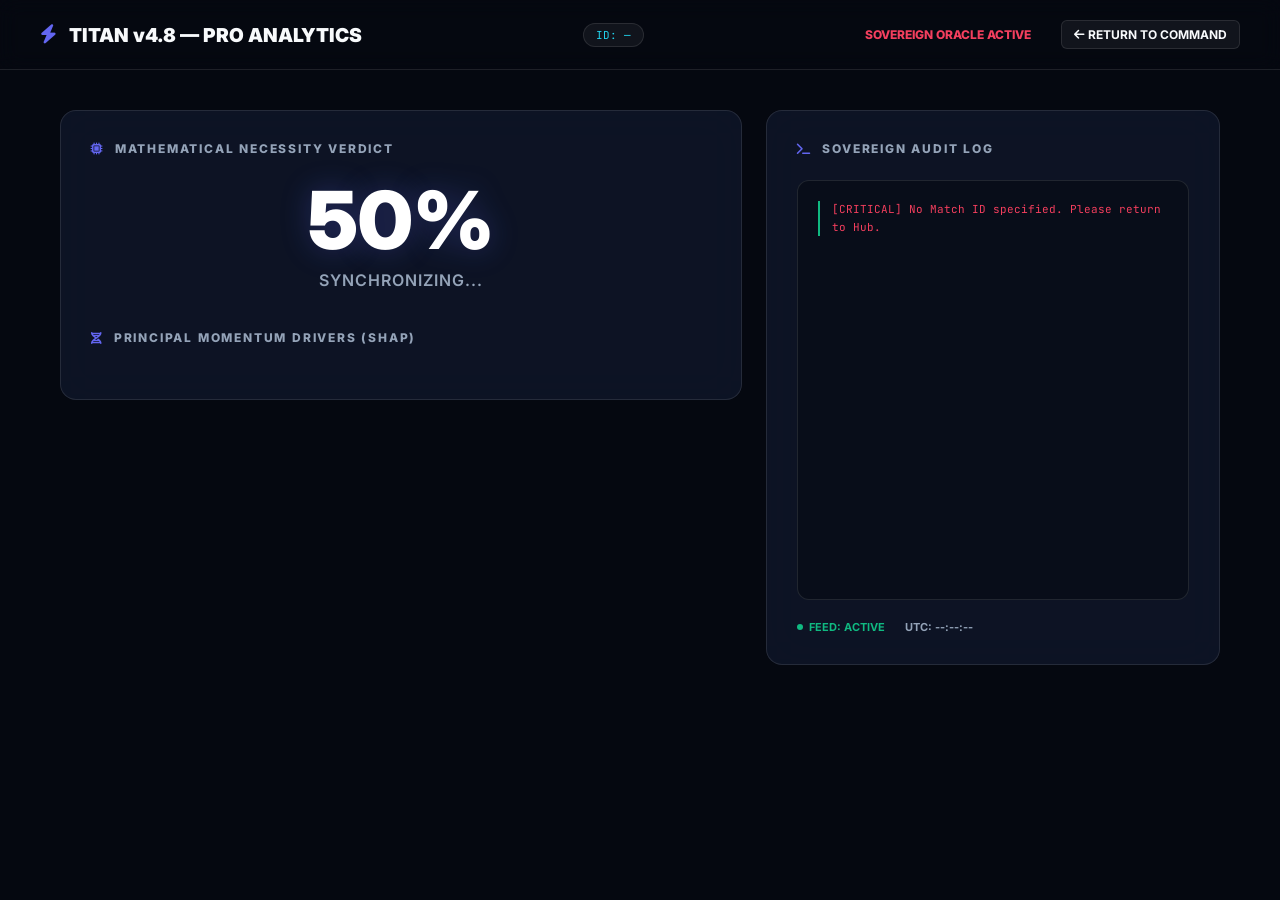
<file: backend/static/pro.html>
<!DOCTYPE html>
<html lang="en">
<head>
    <meta charset="UTF-8">
    <meta name="viewport" content="width=device-width, initial-scale=1.0">
    <title>TITAN v4.7 — Sovereign Pro Analytics</title>
    <link rel="preconnect" href="https://fonts.googleapis.com">
    <link href="https://fonts.googleapis.com/css2?family=Inter:wght@300;400;500;600;700;800;900&family=JetBrains+Mono:wght@400;500&display=swap" rel="stylesheet">
    <link rel="stylesheet" href="https://cdnjs.cloudflare.com/ajax/libs/font-awesome/6.4.0/css/all.min.css">
    <style>
        :root {
            --bg-deep: #050810;
            --bg-card: rgba(15, 23, 42, 0.8);
            --accent-titan: #6366f1;
            --accent-emerald: #10b981;
            --accent-rose: #f43f5e;
            --accent-cyan: #22d3ee;
            --text-main: #f8fafc;
            --text-dim: #94a3b8;
            --border: rgba(255, 255, 255, 0.1);
            --radius: 16px;
        }
        * { margin:0; padding:0; box-sizing:border-box; }
        body {
            font-family: 'Inter', sans-serif;
            background: var(--bg-deep);
            color: var(--text-main);
            min-height: 100vh;
        }
        .navbar {
            padding: 20px 40px; display: flex; justify-content: space-between; align-items: center;
            border-bottom: 1px solid var(--border); backdrop-filter: blur(10px);
            position: sticky; top: 0; z-index: 100;
        }
        .brand { display: flex; align-items: center; gap: 12px; font-weight: 900; font-size: 1.2rem; }
        .brand i { color: var(--accent-titan); }
        .match-badge { font-family: 'JetBrains Mono'; font-size: 11px; background: rgba(255,255,255,0.05); padding: 4px 12px; border-radius: 20px; border: 1px solid var(--border); color: var(--accent-cyan); }
        
        .container { max-width: 1200px; margin: 0 auto; padding: 40px 20px; }
        .analytics-grid { display: grid; grid-template-columns: 1.5fr 1fr; gap: 24px; }
        @media (max-width: 900px) { .analytics-grid { grid-template-columns: 1fr; } }

        .card { background: var(--bg-card); border: 1px solid var(--border); border-radius: var(--radius); padding: 30px; backdrop-filter: blur(20px); }
        .card-title { font-size: 0.75rem; font-weight: 800; text-transform: uppercase; letter-spacing: 0.15em; color: var(--text-dim); margin-bottom: 24px; display: flex; align-items: center; gap: 10px; }
        .card-title i { color: var(--accent-titan); }

        .win-prob-hero { text-align: center; margin-bottom: 40px; }
        .prob-value { font-size: 5rem; font-weight: 900; line-height: 1; margin: 10px 0; color: #fff; text-shadow: 0 0 30px rgba(99, 102, 241, 0.3); }
        .prob-label { font-size: 1rem; color: var(--text-dim); font-weight: 600; letter-spacing: 1px; }

        .shap-container { display: flex; flex-direction: column; gap: 16px; }
        .shap-row { display: flex; align-items: center; gap: 15px; }
        .shap-label { width: 120px; font-size: 0.8rem; color: var(--text-dim); font-weight: 600; }
        .shap-track { flex: 1; height: 10px; background: rgba(255,255,255,0.05); border-radius: 5px; overflow: hidden; }
        .shap-fill { height: 100%; border-radius: 5px; transition: width 0.8s ease-out; }
        .fill-pos { background: linear-gradient(90deg, var(--accent-emerald), #34d399); }
        .fill-neg { background: linear-gradient(90deg, var(--accent-rose), #fb7185); }
        .shap-val { width: 50px; font-family: 'JetBrains Mono'; font-size: 11px; text-align: right; font-weight: 700; }

        .audit-log {
            background: rgba(0,0,0,0.3); border-radius: 12px; padding: 20px;
            font-family: 'JetBrains Mono', monospace; font-size: 11px; line-height: 1.6;
            color: var(--accent-emerald); height: 420px; overflow-y: auto;
            border: 1px solid var(--border);
        }
        .audit-entry { margin-bottom: 10px; border-left: 2px solid var(--accent-emerald); padding-left: 12px; animation: slideIn 0.3s ease-out; }
        @keyframes slideIn { from { opacity: 0; transform: translateX(-10px); } to { opacity: 1; transform: translateX(0); } }

        .status-footer { display: flex; gap: 20px; margin-top: 20px; font-size: 11px; font-weight: 700; color: var(--text-dim); text-transform: uppercase; }
        .status-active { color: var(--accent-emerald); display: flex; align-items: center; gap: 6px; }
        .pulse-dot { width: 6px; height: 6px; background: var(--accent-emerald); border-radius: 50%; animation: pulse 1s infinite; }
        @keyframes pulse { 0% { opacity: 1; } 50% { opacity: 0.3; } 100% { opacity: 1; } }

        /* ── Sovereign Intelligence Panels ── */
        .intel-panel { background: rgba(0,0,0,0.2); border: 1px solid var(--border); border-radius: var(--radius); padding: 20px; margin-top: 20px; }
        .intel-header { display: flex; align-items: center; gap: 10px; font-size: 14px; font-weight: 800; color: var(--accent-cyan); text-transform: uppercase; margin-bottom: 15px; border-bottom: 1px solid var(--border); padding-bottom: 10px; }
        
        .prediction-table { width: 100%; border-collapse: collapse; font-size: 13px; }
        .prediction-table th { text-align: left; padding: 10px; border-bottom: 1px solid var(--border); color: var(--text-dim); text-transform: uppercase; font-size: 11px; }
        .prediction-table td { padding: 12px 10px; border-bottom: 1px solid rgba(255,255,255,0.05); }
        .badge-conf { padding: 3px 8px; border-radius: 12px; font-size: 10px; font-weight: 800; font-family: 'JetBrains Mono'; text-transform: uppercase; border: 1px solid currentColor; }
        
        .betting-insight { background: rgba(16, 185, 129, 0.05); border-left: 3px solid var(--accent-emerald); padding: 15px; margin-top: 15px; border-radius: 4px; }
        .betting-insight h4 { color: var(--accent-emerald); margin-bottom: 5px; font-size: 13px; font-weight: 800; text-transform: uppercase; }
        .betting-insight p { font-size: 13px; color: var(--text-dim); line-height: 1.5; }

        /* ── 1xBet / 4rabet Betting Panel ── */
        .betting-panel { background: linear-gradient(135deg, rgba(10,15,30,0.95) 0%, rgba(20,30,50,0.9) 100%); border: 1px solid rgba(16,185,129,0.2); border-radius: var(--radius); padding: 30px; margin-top: 24px; }
        .betting-panel .panel-brand { display: flex; align-items: center; gap: 10px; margin-bottom: 20px; padding-bottom: 12px; border-bottom: 1px solid var(--border); }
        .betting-panel .panel-brand span { font-size: 11px; font-weight: 900; text-transform: uppercase; letter-spacing: 2px; color: var(--accent-emerald); }
        .odds-hero { display: flex; gap: 20px; margin-bottom: 24px; }
        .odds-card { flex: 1; background: rgba(0,0,0,0.3); border: 1px solid var(--border); border-radius: 12px; padding: 20px; text-align: center; transition: all 0.3s; cursor: default; }
        .odds-card:hover { border-color: var(--accent-emerald); box-shadow: 0 0 20px rgba(16,185,129,0.15); }
        .odds-card .team-code { font-size: 14px; font-weight: 800; color: var(--text-dim); text-transform: uppercase; letter-spacing: 1px; margin-bottom: 8px; }
        .odds-card .decimal-odds { font-size: 2.5rem; font-weight: 900; font-family: 'JetBrains Mono'; color: #fff; text-shadow: 0 0 20px rgba(16,185,129,0.3); }
        .odds-card .frac-odds { font-size: 11px; color: var(--text-dim); margin-top: 4px; font-family: 'JetBrains Mono'; }
        .odds-card .american-odds { font-size: 13px; color: var(--accent-cyan); margin-top: 2px; font-family: 'JetBrains Mono'; font-weight: 700; }
        .odds-card .value-badge { display: inline-block; margin-top: 8px; padding: 3px 10px; border-radius: 12px; font-size: 10px; font-weight: 800; text-transform: uppercase; }
        .odds-card .value-badge.fair { background: rgba(99,102,241,0.1); color: var(--accent-titan); border: 1px solid rgba(99,102,241,0.2); }
        .odds-card .value-badge.over { background: rgba(244,63,94,0.1); color: var(--accent-rose); border: 1px solid rgba(244,63,94,0.2); }
        .odds-card .value-badge.best { background: rgba(16,185,129,0.25); color: var(--accent-emerald); border: 1px solid var(--accent-emerald); box-shadow: 0 0 10px rgba(16,185,129,0.3); font-weight: 900; }
        .ou-grid { display: grid; grid-template-columns: repeat(auto-fill, minmax(140px, 1fr)); gap: 8px; margin-bottom: 20px; }
        .ou-cell { background: rgba(0,0,0,0.25); border: 1px solid var(--border); border-radius: 8px; padding: 10px; text-align: center; font-family: 'JetBrains Mono'; font-size: 12px; }
        .ou-cell .line { color: var(--accent-cyan); font-weight: 800; font-size: 14px; }
        .ou-cell .over-odds { color: var(--accent-emerald); }
        .ou-cell .under-odds { color: var(--accent-rose); }
        .prop-grid { display: grid; grid-template-columns: 1fr 1fr; gap: 10px; }
        .prop-item { display: flex; justify-content: space-between; align-items: center; padding: 10px 14px; background: rgba(0,0,0,0.2); border: 1px solid var(--border); border-radius: 8px; font-size: 12px; }
        .prop-item .desc { color: var(--text-dim); font-weight: 600; }
        .prop-item .odds-val { font-family: 'JetBrains Mono'; font-weight: 800; color: var(--accent-cyan); }
        @media (max-width: 768px) { .odds-hero { flex-direction: column; } .prop-grid { grid-template-columns: 1fr; } }
    </style>
</head>
<body>

    <nav class="navbar">
        <div class="brand"><i class="fas fa-bolt"></i> <span>TITAN v4.8 — PRO ANALYTICS</span></div>
        <div id="match-id-badge" class="match-badge">ID: —</div>
        <div class="nav-links" style="display:flex; gap:15px; align-items:center">
             <div style="font-size:12px; font-weight:800; color:var(--accent-rose); margin-right:15px">SOVEREIGN ORACLE ACTIVE</div>
             <a href="/" style="color:var(--text-main); text-decoration:none; font-size:12px; font-weight:700; border:1px solid var(--border); padding:6px 12px; border-radius:6px; background:rgba(255,255,255,0.05)">
                <i class="fas fa-arrow-left"></i> RETURN TO COMMAND
             </a>
        </div>
    </nav>

    <div class="container">
        <div class="analytics-grid">
            <div class="main-col">
                <div class="card" style="margin-bottom: 24px;">
                    <div class="card-title"><i class="fas fa-microchip"></i> Mathematical Necessity Verdict</div>
                    <div class="win-prob-hero">
                        <div id="prob-pct" class="prob-value">50%</div>
                        <div id="winner-label" class="prob-label">SYNCHRONIZING...</div>
                    </div>
                    
                    <div class="card-title" style="margin-top:40px"><i class="fas fa-dna"></i> Principal Momentum Drivers (SHAP)</div>
                    <div id="shap-list" class="shap-container">
                        <!-- Populated by JS -->
                    </div>
                </div>

                <!-- NEW SOVEREIGN INTELLIGENCE PANEL -->
                <div class="card" id="intel-container" style="display: none;">
                    <div class="card-title"><i class="fas fa-brain"></i> Sovereign Match Intelligence</div>
                    
                    <div class="intel-panel">
                        <div class="intel-header"><i class="fas fa-star"></i> Important Predictions</div>
                        <table class="prediction-table">
                            <thead>
                                <tr><th>Factor</th><th>Prediction</th><th>Confidence</th></tr>
                            </thead>
                            <tbody id="intel-predictions">
                                <!-- JS -->
                            </tbody>
                        </table>
                    </div>

                    <div class="intel-panel">
                        <div class="intel-header"><i class="fas fa-chart-line"></i> Betting & Analytics Insights</div>
                        <div class="betting-insight">
                            <h4>Strategic Recommendation</h4>
                            <p id="intel-strategy">Wait for the Toss...</p>
                        </div>
                        <div style="margin-top: 15px; font-size: 13px; font-weight: 600; color: var(--text-dim);">
                            MATCH VOLATILITY INDEX: <span id="intel-volatility" style="color: var(--accent-rose); font-family: 'JetBrains Mono'; margin-left: 10px;">MEDIUM</span>
                        </div>
                    </div>
                </div>

                <!-- 1xBet / 4rabet FULL BETTING PANEL -->
                <div class="betting-panel" id="betting-panel" style="display:none">
                    <div class="panel-brand">
                        <i class="fas fa-chart-bar" style="color:var(--accent-emerald);font-size:16px"></i>
                        <span>1xBet / 4rabet STYLE ODDS</span>
                        <span style="margin-left:auto;font-size:10px;color:var(--text-dim);font-family:'JetBrains Mono'" id="overround-badge">OVERROUND: —</span>
                    </div>

                    <div class="card-title"><i class="fas fa-trophy"></i> Match Winner</div>
                    <div class="odds-hero" id="odds-hero"></div>

                    <div class="card-title" style="margin-top:24px"><i class="fas fa-chart-line"></i> Total Runs Over/Under</div>
                    <div class="ou-grid" id="ou-grid"></div>

                    <div class="card-title" style="margin-top:24px"><i class="fas fa-cricket-bat-ball"></i> Top Batsman Props</div>
                    <div class="prop-grid" id="bat-props"></div>

                    <div class="card-title" style="margin-top:24px"><i class="fas fa-bowling-ball"></i> Top Bowler Props</div>
                    <div class="prop-grid" id="bowl-props"></div>

                    <div class="card-title" style="margin-top:24px"><i class="fas fa-star"></i> Match Specials</div>
                    <div class="prop-grid" id="match-props"></div>
                </div>
            </div>

            <div class="side-col">
                <div class="card" style="height: 100%;">
                    <div class="card-title"><i class="fas fa-terminal"></i> Sovereign Audit Log</div>
                    <div id="audit-log" class="audit-log">
                        [AUDITOR] Establishing secure uplink...
                    </div>
                    <div class="status-footer">
                        <div class="status-active"><span class="pulse-dot"></span> FEED: ACTIVE</div>
                        <div id="last-update">UTC: --:--:--</div>
                    </div>
                </div>
            </div>
        </div>
    </div>

    <script>
        const params = new URLSearchParams(window.location.search);
        const matchId = params.get('match_id');
        if (matchId) document.getElementById('match-id-badge').textContent = `ID: ${matchId}`;

        async function fetchState() {
            if (!matchId) return;
            try {
                const res = await fetch(`/predict/${matchId}`);
                if (!res.ok) throw new Error(`HTTP ${res.status}`);
                const data = await res.json();
                if (data.error) throw new Error(data.error);
                render(data);
            } catch (e) {
                console.error('Fetch Error:', e);
                const log = document.getElementById('audit-log');
                log.innerHTML += `<div class="audit-entry" style="color:var(--accent-rose)">[CRITICAL] Connection lost: ${e.message}</div>`;
            }
        }

        async function fetchBetting() {
            if (!matchId) return;
            try {
                const res = await fetch(`/api/betting/${matchId}`);
                if (!res.ok) return;
                const data = await res.json();
                renderBetting(data);
            } catch (e) {
                console.error('Betting fetch failed:', e);
            }
        }

        function renderBetting(data) {
            const panel = document.getElementById('betting-panel');
            panel.style.display = 'block';

            // Match Winner Odds
            const heroEl = document.getElementById('odds-hero');
            const winners = data.match_winner || {};
            const teams = Object.keys(winners);
            heroEl.innerHTML = teams.map(team => {
                const o = winners[team];
                let valClass = 'fair';
                if (o.value_rating.includes('Best')) valClass = 'best';
                if (o.value_rating.includes('Poor')) valClass = 'over';
                
                return `
                    <div class="odds-card">
                        <div class="team-code">${team}</div>
                        <div class="decimal-odds">${o.decimal_odds.toFixed(2)}</div>
                        <div class="frac-odds">${o.fractional_odds}</div>
                        <div class="american-odds">${o.american_odds}</div>
                        <div class="value-badge ${valClass}">${o.value_rating}</div>
                    </div>
                `;
            }).join('');

            // Overround
            if (teams.length === 2) {
                const or_val = (1/winners[teams[0]].decimal_odds + 1/winners[teams[1]].decimal_odds) * 100;
                document.getElementById('overround-badge').textContent = `OVERROUND: ${or_val.toFixed(1)}%`;
            }

            // Over/Under Markets
            const ouEl = document.getElementById('ou-grid');
            const ouMarkets = data.total_runs_markets || [];
            ouEl.innerHTML = ouMarkets.map(m => `
                <div class="ou-cell">
                    <div class="line">${m.line}</div>
                    <div class="over-odds">O ${m.over.odds.toFixed(2)}</div>
                    <div class="under-odds">U ${m.under.odds.toFixed(2)}</div>
                </div>
            `).join('');

            // Batsman Props
            const batEl = document.getElementById('bat-props');
            batEl.innerHTML = (data.top_batsman || []).slice(0, 6).map(p => `
                <div class="prop-item">
                    <span class="desc">${p.selection}</span>
                    <span class="odds-val">${p.decimal_odds.toFixed(2)}</span>
                </div>
            `).join('');

            // Bowler Props
            const bowlEl = document.getElementById('bowl-props');
            bowlEl.innerHTML = (data.top_bowler || []).slice(0, 4).map(p => `
                <div class="prop-item">
                    <span class="desc">${p.selection}</span>
                    <span class="odds-val">${p.decimal_odds.toFixed(2)}</span>
                </div>
            `).join('');

            // Match Props
            const matchEl = document.getElementById('match-props');
            matchEl.innerHTML = (data.match_props || []).map(p => `
                <div class="prop-item">
                    <span class="desc">${p.description}</span>
                    <span class="odds-val">${p.decimal_odds.toFixed(2)}</span>
                </div>
            `).join('');
        }

        function render(prediction) {
            const p = Math.round(prediction.win_probability * 100);
            document.getElementById('prob-pct').textContent = `${p}%`;
            document.getElementById('winner-label').textContent = `${prediction.batting_team || 'TEAM'} MOMENTUM`;
            
            const shapList = document.getElementById('shap-list');
            const factors = prediction.shap_factors || [
                {factor: "Run Rate", impact: 0.15},
                {factor: "Wickets", impact: 0.22},
                {factor: "Venue", impact: -0.05}
            ];
            
            shapList.innerHTML = factors.map(f => {
                const isPos = f.impact > 0;
                const pct = Math.min(Math.abs(f.impact) * 200, 100);
                return `
                    <div class="shap-row">
                        <div class="shap-label">${f.factor}</div>
                        <div class="shap-track">
                            <div class="shap-fill ${isPos ? 'fill-pos' : 'fill-neg'}" style="width: ${pct}%"></div>
                        </div>
                        <div class="shap-val">${isPos ? '+' : ''}${Math.round(f.impact * 100)}%</div>
                    </div>
                `;
            }).join('');

            const log = document.getElementById('audit-log');
            if (prediction.forensic_trace && prediction.forensic_trace.length > 0) {
                log.innerHTML = prediction.forensic_trace.map((t, idx) => {
                    const delay = idx * 0.1;
                    return `<div class="audit-entry" style="animation-delay: ${delay}s">[AUDITOR] ${t}</div>`
                }).join('');
                log.scrollTop = log.scrollHeight;
            }

            // Render Intelligence if available
            if (prediction.intelligence) {
                document.getElementById('intel-container').style.display = 'block';
                
                // Predictions table
                if (prediction.intelligence.predictions) {
                    document.getElementById('intel-predictions').innerHTML = prediction.intelligence.predictions.map(p => {
                        let confColor = p.confidence.toLowerCase() === 'high' || p.confidence.toLowerCase() === 'very high' ? 'var(--accent-emerald)' : 'var(--accent-cyan)';
                        let labelStyle = p.factor.includes('Sovereign') || p.factor.includes('Verdict') ? 'color:var(--accent-emerald); text-shadow:0 0 10px rgba(16,185,129,0.3); font-weight:800' : 'font-weight:600; color:var(--text-main)';
                        
                        return `
                        <tr>
                            <td style="${labelStyle}">${p.factor}</td>
                            <td style="color:var(--text-dim); padding-left:15px">${p.prediction}</td>
                            <td style="text-align:right"><span class="badge-conf" style="color:${confColor}; font-size:10px">${p.confidence}</span></td>
                        </tr>
                        `;
                    }).join('');
                }

                // Betting Insights
                if (prediction.intelligence.betting) {
                    document.getElementById('intel-strategy').textContent = prediction.intelligence.betting.recommendation || '';
                    document.getElementById('intel-volatility').textContent = prediction.intelligence.betting.volatility || 'UNKNOWN';
                }
            } else {
                document.getElementById('intel-container').style.display = 'none';
            }
            
            document.getElementById('last-update').textContent = `UTC: ${new Date().toISOString().split('T')[1].split('.')[0]}`;
        }

        if (matchId) {
            fetchState();
            fetchBetting();
            setInterval(fetchState, 10000);
            setInterval(fetchBetting, 30000);
        } else {
            document.getElementById('audit-log').innerHTML = `<div class="audit-entry" style="color:var(--accent-rose)">[CRITICAL] No Match ID specified. Please return to Hub.</div>`;
        }
    </script>
</body>
</html>
</file>
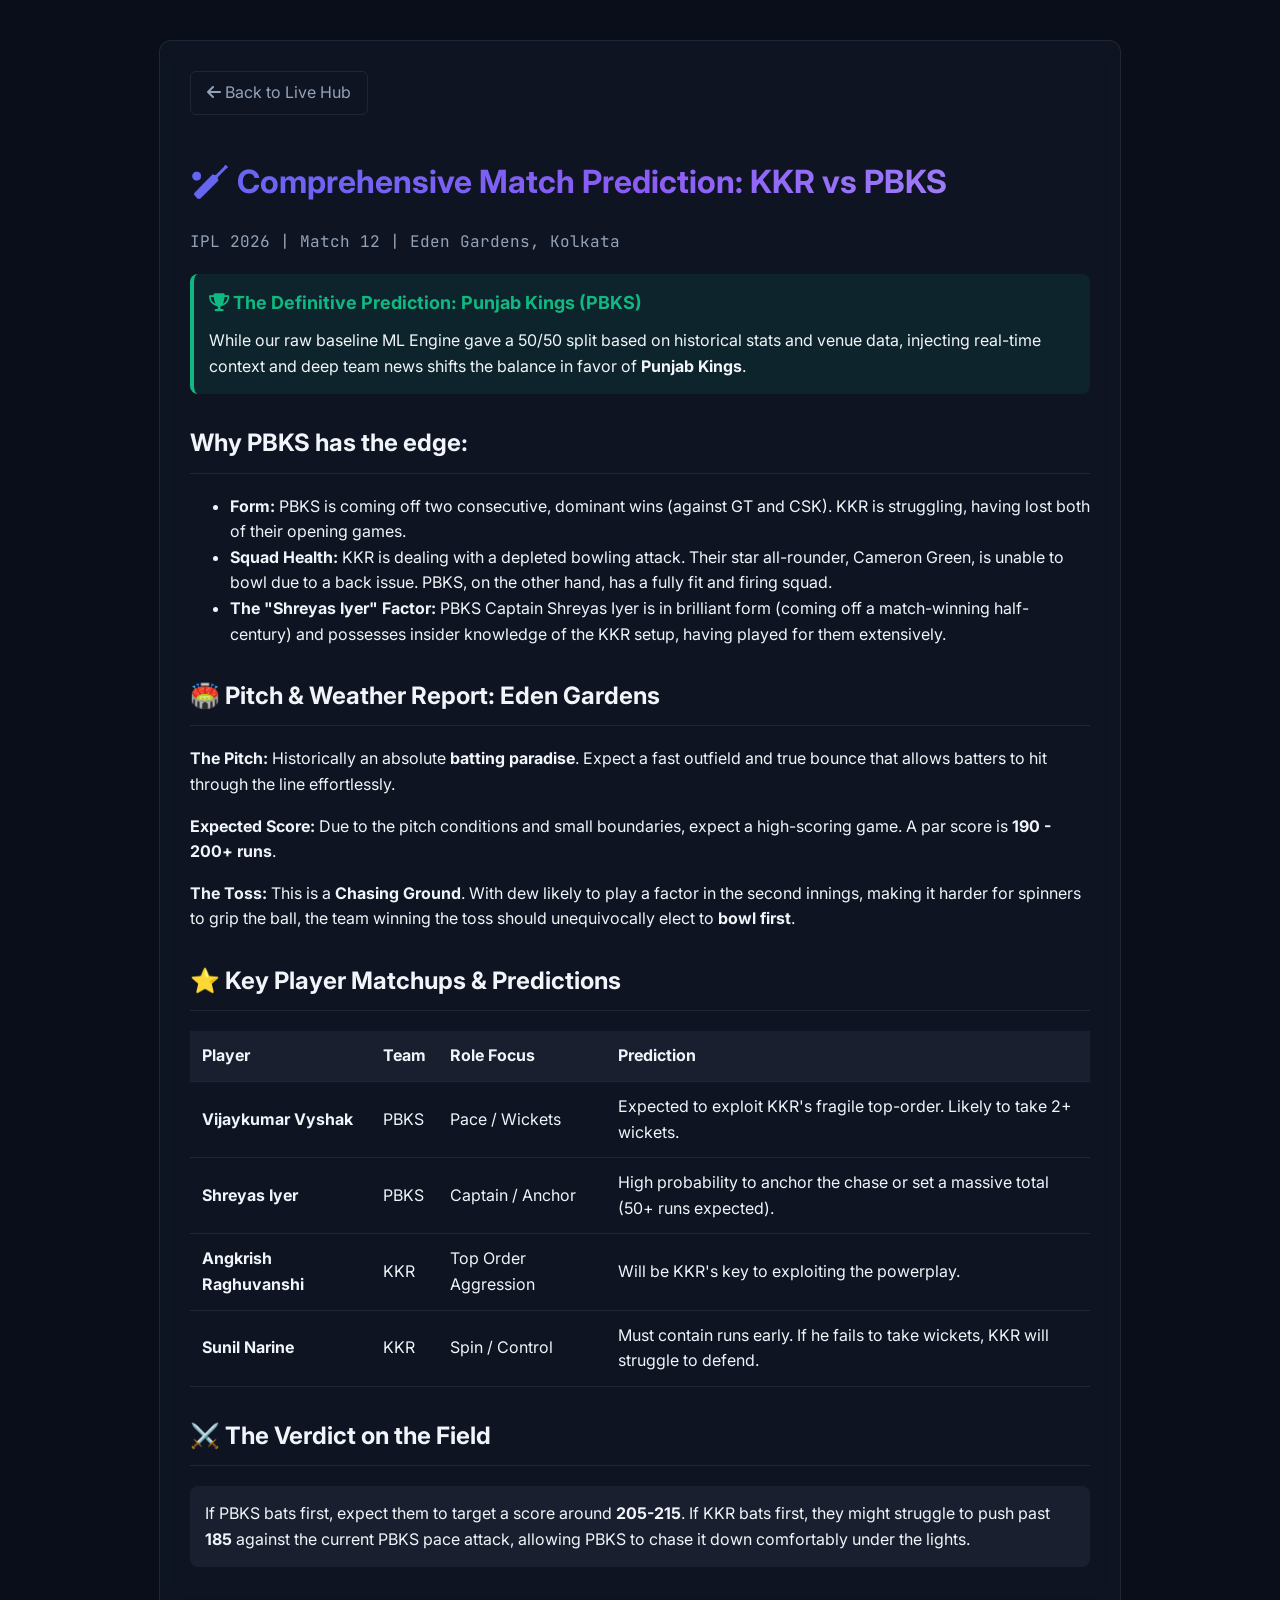
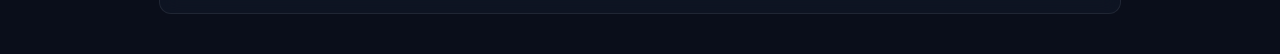
<file: backend/static/walkthrough.html>
<!DOCTYPE html>
<html lang="en">
<head>
    <meta charset="UTF-8">
    <meta name="viewport" content="width=device-width, initial-scale=1.0">
    <title>Sovereign Match Analysis: KKR vs PBKS</title>
    <link href="https://fonts.googleapis.com/css2?family=Inter:wght@300;400;500;600;700;800;900&family=JetBrains+Mono:wght@400;500&display=swap" rel="stylesheet">
    <link rel="stylesheet" href="https://cdnjs.cloudflare.com/ajax/libs/font-awesome/6.4.0/css/all.min.css">
    <style>
        :root {
            --bg-primary: #0a0e1a; --bg-secondary: #111827; --bg-card: rgba(17, 24, 39, 0.7);
            --border-glass: rgba(255, 255, 255, 0.08); --text-primary: #f1f5f9; --text-secondary: #94a3b8;
            --accent-indigo: #6366f1; --accent-emerald: #10b981; --accent-rose: #f43f5e;
            --gradient-primary: linear-gradient(135deg, #6366f1 0%, #8b5cf6 50%, #a78bfa 100%);
            --font-main: 'Inter', sans-serif; --font-mono: 'JetBrains Mono', monospace;
        }
        body { font-family: var(--font-main); background: var(--bg-primary); color: var(--text-primary); margin: 0; line-height: 1.6; }
        .container { max-width: 900px; margin: 40px auto; padding: 30px; background: var(--bg-card); border: 1px solid var(--border-glass); border-radius: 12px; backdrop-filter: blur(10px); }
        h1 { background: var(--gradient-primary); -webkit-background-clip: text; -webkit-text-fill-color: transparent; }
        h2 { border-bottom: 1px solid var(--border-glass); padding-bottom: 10px; margin-top: 30px; }
        .alert-card { background: rgba(16, 185, 129, 0.1); border-left: 4px solid var(--accent-emerald); padding: 15px; border-radius: 8px; margin: 20px 0; }
        .alert-text { font-size: 18px; font-weight: 700; color: var(--accent-emerald); margin-bottom: 10px; }
        table { width: 100%; border-collapse: collapse; margin-top: 20px; }
        th, td { padding: 12px; border-bottom: 1px solid var(--border-glass); text-align: left; }
        th { background: rgba(255,255,255,0.05); }
        .nav-btn { display: inline-block; margin-bottom: 20px; color: var(--text-secondary); text-decoration: none; padding: 8px 16px; border: 1px solid var(--border-glass); border-radius: 6px; }
        .nav-btn:hover { background: rgba(255,255,255,0.1); color: #fff; }
    </style>
</head>
<body>
    <div class="container">
        <a href="/" class="nav-btn"><i class="fas fa-arrow-left"></i> Back to Live Hub</a>
        
        <h1>🏏 Comprehensive Match Prediction: KKR vs PBKS</h1>
        <p style="color: var(--text-secondary); font-family: var(--font-mono);">IPL 2026 | Match 12 | Eden Gardens, Kolkata</p>

        <div class="alert-card">
            <div class="alert-text"><i class="fas fa-trophy"></i> The Definitive Prediction: Punjab Kings (PBKS)</div>
            While our raw baseline ML Engine gave a 50/50 split based on historical stats and venue data, injecting real-time context and deep team news shifts the balance in favor of <b>Punjab Kings</b>.
        </div>

        <h2>Why PBKS has the edge:</h2>
        <ul>
            <li><b>Form:</b> PBKS is coming off two consecutive, dominant wins (against GT and CSK). KKR is struggling, having lost both of their opening games.</li>
            <li><b>Squad Health:</b> KKR is dealing with a depleted bowling attack. Their star all-rounder, Cameron Green, is unable to bowl due to a back issue. PBKS, on the other hand, has a fully fit and firing squad.</li>
            <li><b>The "Shreyas Iyer" Factor:</b> PBKS Captain Shreyas Iyer is in brilliant form (coming off a match-winning half-century) and possesses insider knowledge of the KKR setup, having played for them extensively.</li>
        </ul>

        <h2>🏟️ Pitch & Weather Report: Eden Gardens</h2>
        <p><b>The Pitch:</b> Historically an absolute <b>batting paradise</b>. Expect a fast outfield and true bounce that allows batters to hit through the line effortlessly.</p>
        <p><b>Expected Score:</b> Due to the pitch conditions and small boundaries, expect a high-scoring game. A par score is <b>190 - 200+ runs</b>.</p>
        <p><b>The Toss:</b> This is a <b>Chasing Ground</b>. With dew likely to play a factor in the second innings, making it harder for spinners to grip the ball, the team winning the toss should unequivocally elect to <b>bowl first</b>.</p>

        <h2>⭐ Key Player Matchups & Predictions</h2>
        <table>
            <thead>
                <tr><th>Player</th><th>Team</th><th>Role Focus</th><th>Prediction</th></tr>
            </thead>
            <tbody>
                <tr><td><b>Vijaykumar Vyshak</b></td><td>PBKS</td><td>Pace / Wickets</td><td>Expected to exploit KKR's fragile top-order. Likely to take 2+ wickets.</td></tr>
                <tr><td><b>Shreyas Iyer</b></td><td>PBKS</td><td>Captain / Anchor</td><td>High probability to anchor the chase or set a massive total (50+ runs expected).</td></tr>
                <tr><td><b>Angkrish Raghuvanshi</b></td><td>KKR</td><td>Top Order Aggression</td><td>Will be KKR's key to exploiting the powerplay.</td></tr>
                <tr><td><b>Sunil Narine</b></td><td>KKR</td><td>Spin / Control</td><td>Must contain runs early. If he fails to take wickets, KKR will struggle to defend.</td></tr>
            </tbody>
        </table>

        <h2>⚔️ The Verdict on the Field</h2>
        <p style="padding: 15px; background: rgba(255,255,255,0.05); border-radius: 8px;">
            If PBKS bats first, expect them to target a score around <b>205-215</b>. If KKR bats first, they might struggle to push past <b>185</b> against the current PBKS pace attack, allowing PBKS to chase it down comfortably under the lights.
        </p>
    </div>
</body>
</html>
</file>
